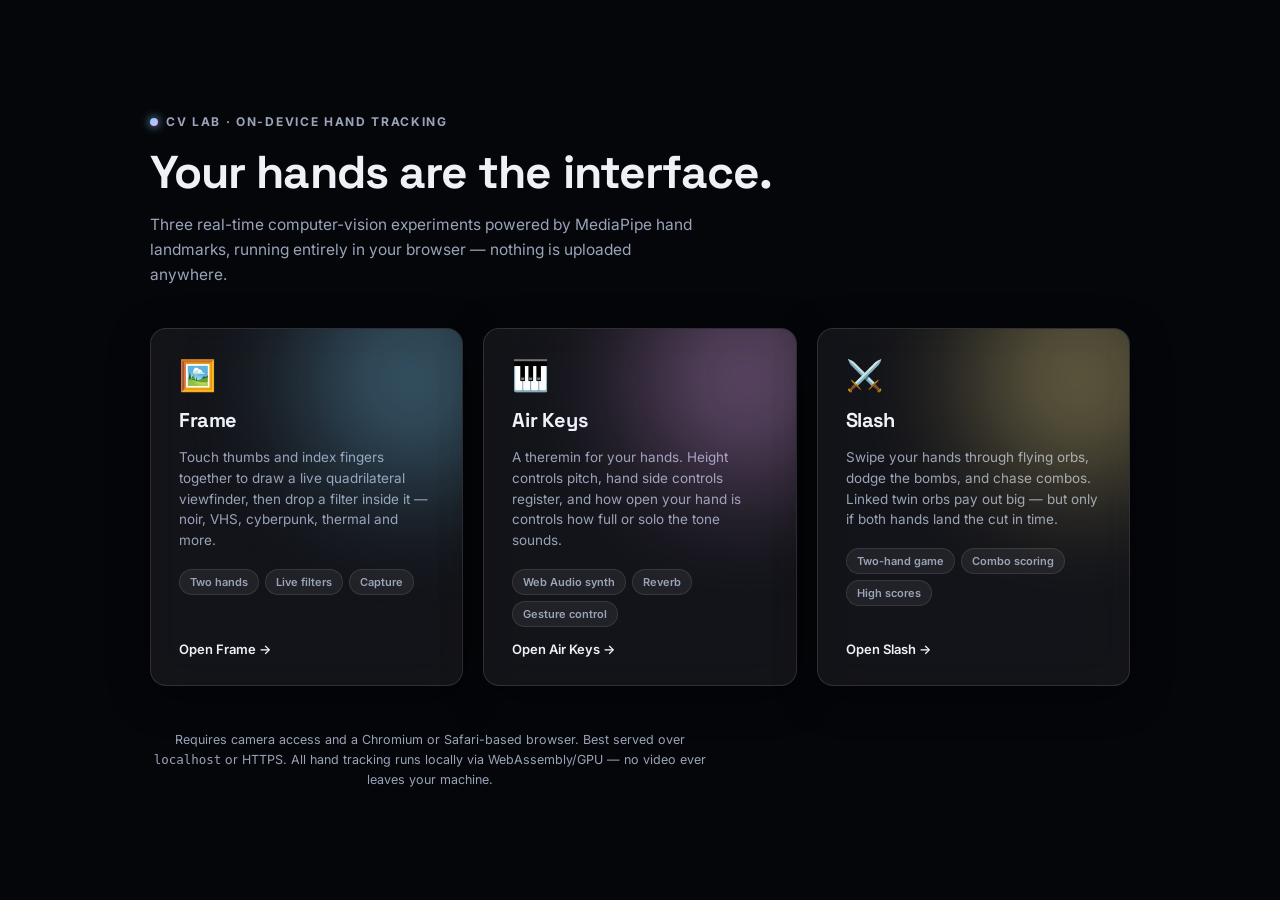
<file: index.html>
<!doctype html>
<html lang="en">
  <head>
    <meta charset="UTF-8" />
    <meta name="viewport" content="width=device-width, initial-scale=1" />
    <title>CV Lab — hand-tracking playground</title>
    <link rel="preconnect" href="https://fonts.googleapis.com" />
    <link href="https://fonts.googleapis.com/css2?family=Space+Grotesk:wght@500;600;700&family=Inter:wght@400;500;600;700&display=swap" rel="stylesheet" />
    <link rel="stylesheet" href="shared/styles.css" />
    <style>
      html,
      body {
        height: 100%;
        overflow: auto;
      }
      body {
        display: flex;
        flex-direction: column;
        align-items: center;
        justify-content: center;
        padding: 40px 20px;
      }
      .wrap {
        width: 100%;
        max-width: 980px;
      }
      .eyebrow {
        display: inline-flex;
        align-items: center;
        gap: 8px;
        font-size: 12px;
        font-weight: 700;
        letter-spacing: 0.14em;
        text-transform: uppercase;
        color: var(--ink-dim);
        margin-bottom: 18px;
      }
      .eyebrow .brand-dot {
        width: 8px;
        height: 8px;
        border-radius: 50%;
        background: linear-gradient(135deg, var(--cyan), var(--pink));
        box-shadow: 0 0 10px var(--cyan);
      }
      h1 {
        font-size: clamp(30px, 5vw, 46px);
        font-weight: 700;
        margin: 0 0 12px;
        line-height: 1.1;
      }
      .lede {
        color: var(--ink-dim);
        font-size: 15.5px;
        max-width: 560px;
        line-height: 1.6;
        margin-bottom: 40px;
      }
      .grid {
        display: grid;
        grid-template-columns: repeat(auto-fit, minmax(300px, 1fr));
        gap: 20px;
      }
      .card {
        padding: 28px;
        text-decoration: none;
        color: inherit;
        display: flex;
        flex-direction: column;
        gap: 14px;
        transition: transform 0.2s ease, box-shadow 0.2s ease, border-color 0.2s ease;
        position: relative;
        overflow: hidden;
      }
      .card:hover {
        transform: translateY(-4px);
        border-color: rgba(255, 255, 255, 0.28);
      }
      .card-glow {
        position: absolute;
        width: 220px;
        height: 220px;
        border-radius: 50%;
        filter: blur(60px);
        opacity: 0.35;
        top: -60px;
        right: -60px;
        pointer-events: none;
      }
      .card.a .card-glow {
        background: var(--cyan);
      }
      .card.b .card-glow {
        background: var(--pink);
      }
      .card.c .card-glow {
        background: var(--amber);
      }
      .card.d .card-glow {
        background: var(--green);
      }
      .card-emoji {
        font-size: 30px;
      }
      .card h2 {
        margin: 0;
        font-size: 20px;
      }
      .card p {
        margin: 0;
        color: var(--ink-dim);
        font-size: 13.5px;
        line-height: 1.55;
      }
      .card .tags {
        display: flex;
        gap: 6px;
        flex-wrap: wrap;
        margin-top: 4px;
      }
      .tag {
        font-size: 11px;
        font-weight: 600;
        padding: 5px 10px;
        border-radius: 999px;
        background: rgba(255, 255, 255, 0.06);
        border: 1px solid rgba(255, 255, 255, 0.1);
        color: var(--ink-dim);
      }
      .card .go {
        margin-top: auto;
        font-size: 13px;
        font-weight: 600;
        display: flex;
        align-items: center;
        gap: 6px;
      }
      footer {
        margin-top: 44px;
        color: var(--ink-dim);
        font-size: 12.5px;
        text-align: center;
        max-width: 560px;
        line-height: 1.6;
      }
    </style>
  </head>
  <body>
    <div class="bg-aurora"></div>
    <div class="wrap">
      <div class="eyebrow"><span class="brand-dot"></span> CV LAB · on-device hand tracking</div>
      <h1>Your hands are the interface.</h1>
      <p class="lede">
        Three real-time computer-vision experiments powered by MediaPipe hand landmarks, running
        entirely in your browser — nothing is uploaded anywhere.
      </p>
      <div class="grid">
        <a class="card glass a" href="finger-frame/index.html">
          <div class="card-glow"></div>
          <div class="card-emoji">🖼️</div>
          <h2>Frame</h2>
          <p>
            Touch thumbs and index fingers together to draw a live quadrilateral viewfinder, then
            drop a filter inside it — noir, VHS, cyberpunk, thermal and more.
          </p>
          <div class="tags"><span class="tag">Two hands</span><span class="tag">Live filters</span><span class="tag">Capture</span></div>
          <div class="go">Open Frame →</div>
        </a>
        <a class="card glass b" href="air-piano/index.html">
          <div class="card-glow"></div>
          <div class="card-emoji">🎹</div>
          <h2>Air Keys</h2>
          <p>
            A theremin for your hands. Height controls pitch, hand side controls register, and
            how open your hand is controls how full or solo the tone sounds.
          </p>
          <div class="tags"><span class="tag">Web Audio synth</span><span class="tag">Reverb</span><span class="tag">Gesture control</span></div>
          <div class="go">Open Air Keys →</div>
        </a>
        <a class="card glass c" href="slash/index.html">
          <div class="card-glow"></div>
          <div class="card-emoji">⚔️</div>
          <h2>Slash</h2>
          <p>
            Swipe your hands through flying orbs, dodge the bombs, and chase combos. Linked twin
            orbs pay out big — but only if both hands land the cut in time.
          </p>
          <div class="tags"><span class="tag">Two-hand game</span><span class="tag">Combo scoring</span><span class="tag">High scores</span></div>
          <div class="go">Open Slash →</div>
        </a>
      </div>
      <footer>
        Requires camera access and a Chromium or Safari-based browser. Best served over
        <code>localhost</code> or HTTPS. All hand tracking runs locally via WebAssembly/GPU — no
        video ever leaves your machine.
      </footer>
    </div>
  </body>
</html>
</file>
<file: shared/styles.css>
:root {
  --bg-0: #05060a;
  --bg-1: #0a0d16;
  --ink: #eef1f8;
  --ink-dim: #9aa3b8;
  --cyan: #7dd3fc;
  --pink: #f0abfc;
  --amber: #fde68a;
  --green: #4ade80;
  --red: #fb7185;
  --glass: rgba(255, 255, 255, 0.06);
  --glass-strong: rgba(255, 255, 255, 0.1);
  --glass-border: rgba(255, 255, 255, 0.12);
  --radius: 16px;
  --shadow: 0 10px 40px rgba(0, 0, 0, 0.45);
}

* {
  box-sizing: border-box;
}

html,
body {
  margin: 0;
  height: 100%;
  background: var(--bg-0);
  color: var(--ink);
  font-family: "Inter", -apple-system, BlinkMacSystemFont, "Segoe UI", sans-serif;
  overflow: hidden;
  -webkit-font-smoothing: antialiased;
}

h1,
h2,
h3,
.display {
  font-family: "Space Grotesk", "Inter", sans-serif;
  letter-spacing: -0.02em;
}

.bg-aurora {
  position: fixed;
  inset: 0;
  z-index: -1;
  background: radial-gradient(60% 50% at 15% 10%, rgba(125, 211, 252, 0.16), transparent 60%),
    radial-gradient(50% 45% at 85% 15%, rgba(240, 171, 252, 0.14), transparent 60%),
    radial-gradient(70% 60% at 50% 100%, rgba(253, 230, 138, 0.08), transparent 60%),
    linear-gradient(180deg, var(--bg-0), var(--bg-1));
}

.glass {
  background: var(--glass);
  border: 1px solid var(--glass-border);
  backdrop-filter: blur(18px) saturate(140%);
  -webkit-backdrop-filter: blur(18px) saturate(140%);
  border-radius: var(--radius);
  box-shadow: var(--shadow);
}

.btn {
  font: inherit;
  cursor: pointer;
  color: var(--ink);
  background: var(--glass);
  border: 1px solid var(--glass-border);
  border-radius: 999px;
  padding: 10px 18px;
  font-size: 13px;
  font-weight: 600;
  letter-spacing: 0.01em;
  transition: transform 0.15s ease, background 0.15s ease, border-color 0.15s ease;
  backdrop-filter: blur(10px);
}

.btn:hover {
  background: var(--glass-strong);
  border-color: rgba(255, 255, 255, 0.24);
  transform: translateY(-1px);
}

.btn:active {
  transform: translateY(0);
}

.btn.active {
  background: linear-gradient(135deg, rgba(125, 211, 252, 0.25), rgba(240, 171, 252, 0.25));
  border-color: rgba(125, 211, 252, 0.55);
  box-shadow: 0 0 0 1px rgba(125, 211, 252, 0.25), 0 0 24px rgba(125, 211, 252, 0.2);
}

.pill {
  display: inline-flex;
  align-items: center;
  gap: 8px;
  padding: 7px 14px;
  border-radius: 999px;
  font-size: 12px;
  font-weight: 600;
  background: var(--glass);
  border: 1px solid var(--glass-border);
  backdrop-filter: blur(10px);
}

.dot {
  width: 7px;
  height: 7px;
  border-radius: 50%;
  background: var(--red);
  box-shadow: 0 0 8px currentColor;
}

.dot.on {
  background: var(--green);
  color: var(--green);
  animation: pulse 1.6s ease-in-out infinite;
}

@keyframes pulse {
  0%,
  100% {
    opacity: 1;
  }
  50% {
    opacity: 0.45;
  }
}

a {
  color: inherit;
}

.icon-btn {
  display: inline-flex;
  align-items: center;
  justify-content: center;
  width: 40px;
  height: 40px;
  border-radius: 50%;
}

::selection {
  background: rgba(125, 211, 252, 0.35);
}

.spinner {
  width: 16px;
  height: 16px;
  border-radius: 50%;
  border: 2px solid rgba(255, 255, 255, 0.25);
  border-top-color: var(--cyan);
  animation: spin 0.8s linear infinite;
}

@keyframes spin {
  to {
    transform: rotate(360deg);
  }
}

.loader-screen {
  position: fixed;
  inset: 0;
  display: flex;
  flex-direction: column;
  align-items: center;
  justify-content: center;
  gap: 16px;
  background: var(--bg-0);
  z-index: 50;
  transition: opacity 0.4s ease;
}

.loader-screen.hidden {
  opacity: 0;
  pointer-events: none;
}

.error-screen {
  position: fixed;
  inset: 0;
  display: none;
  flex-direction: column;
  align-items: center;
  justify-content: center;
  gap: 12px;
  text-align: center;
  padding: 32px;
  background: var(--bg-0);
  z-index: 60;
}

.error-screen.show {
  display: flex;
}
</file>
